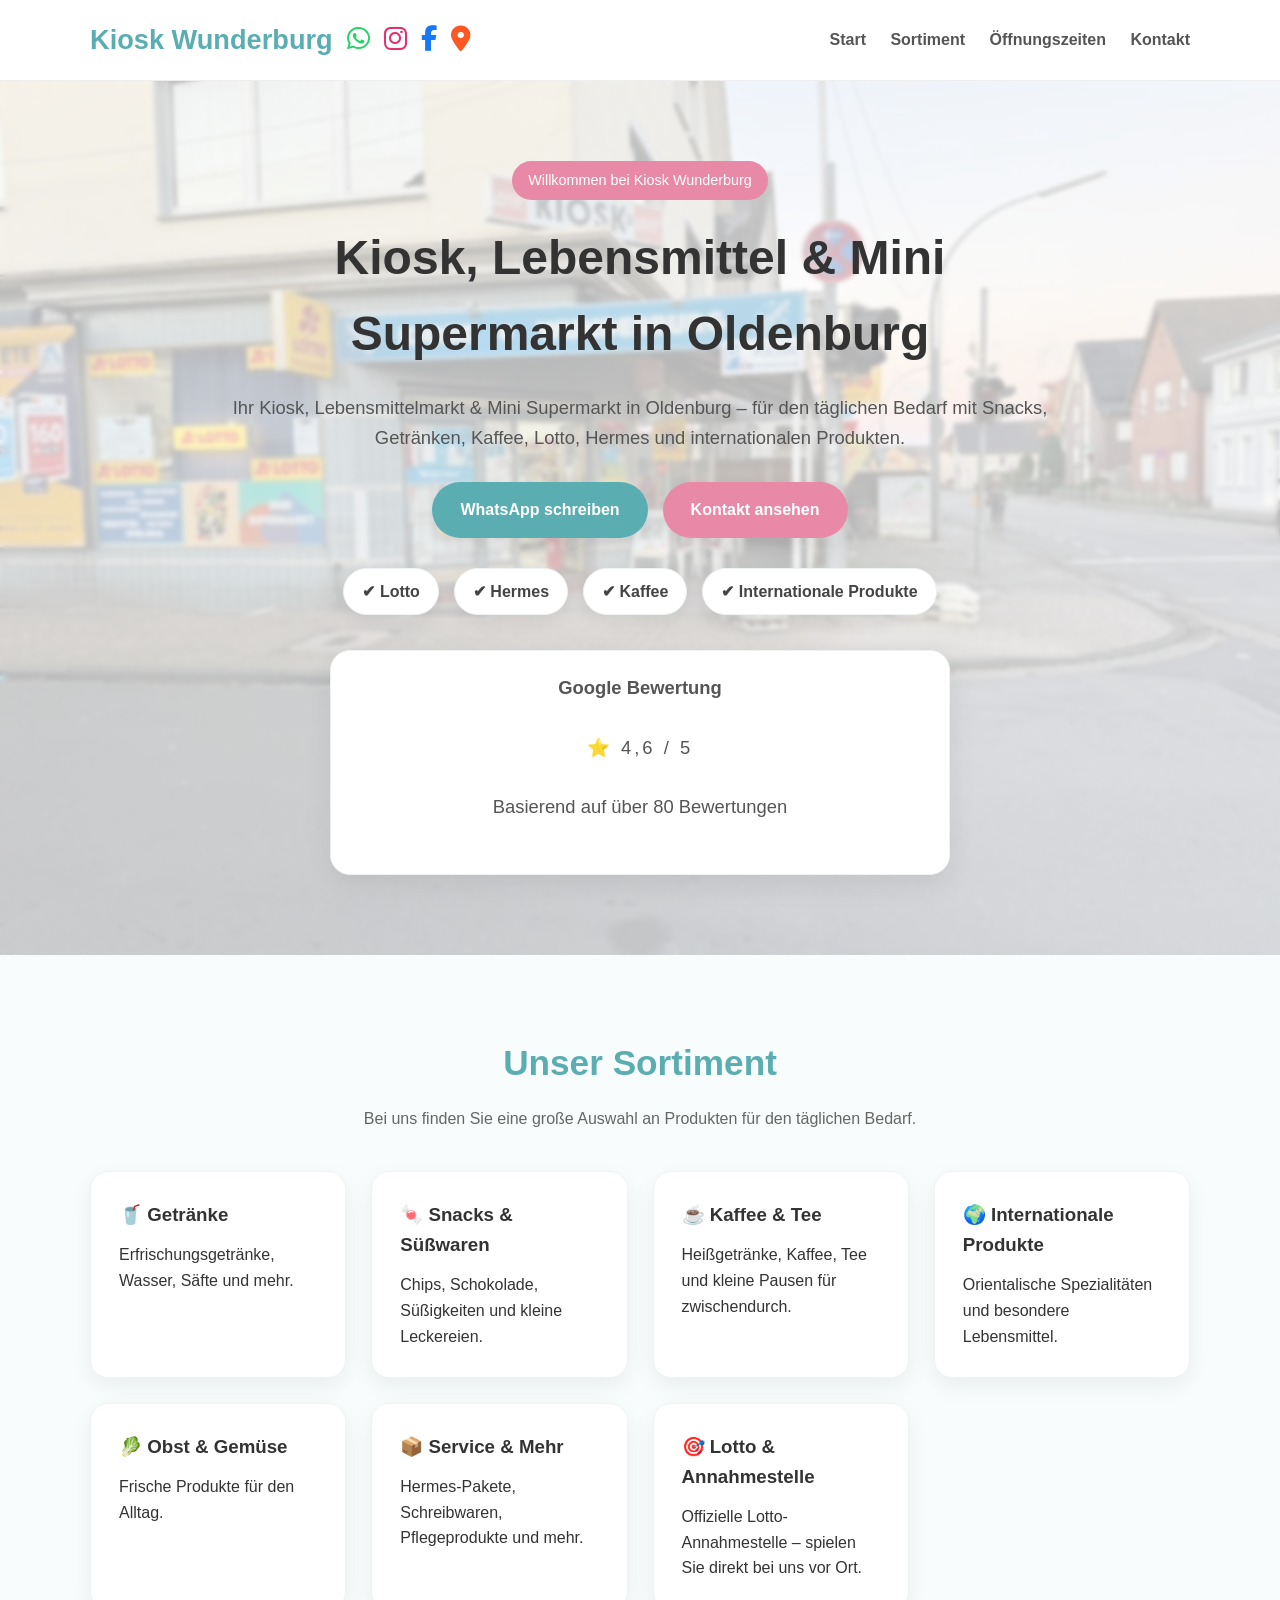
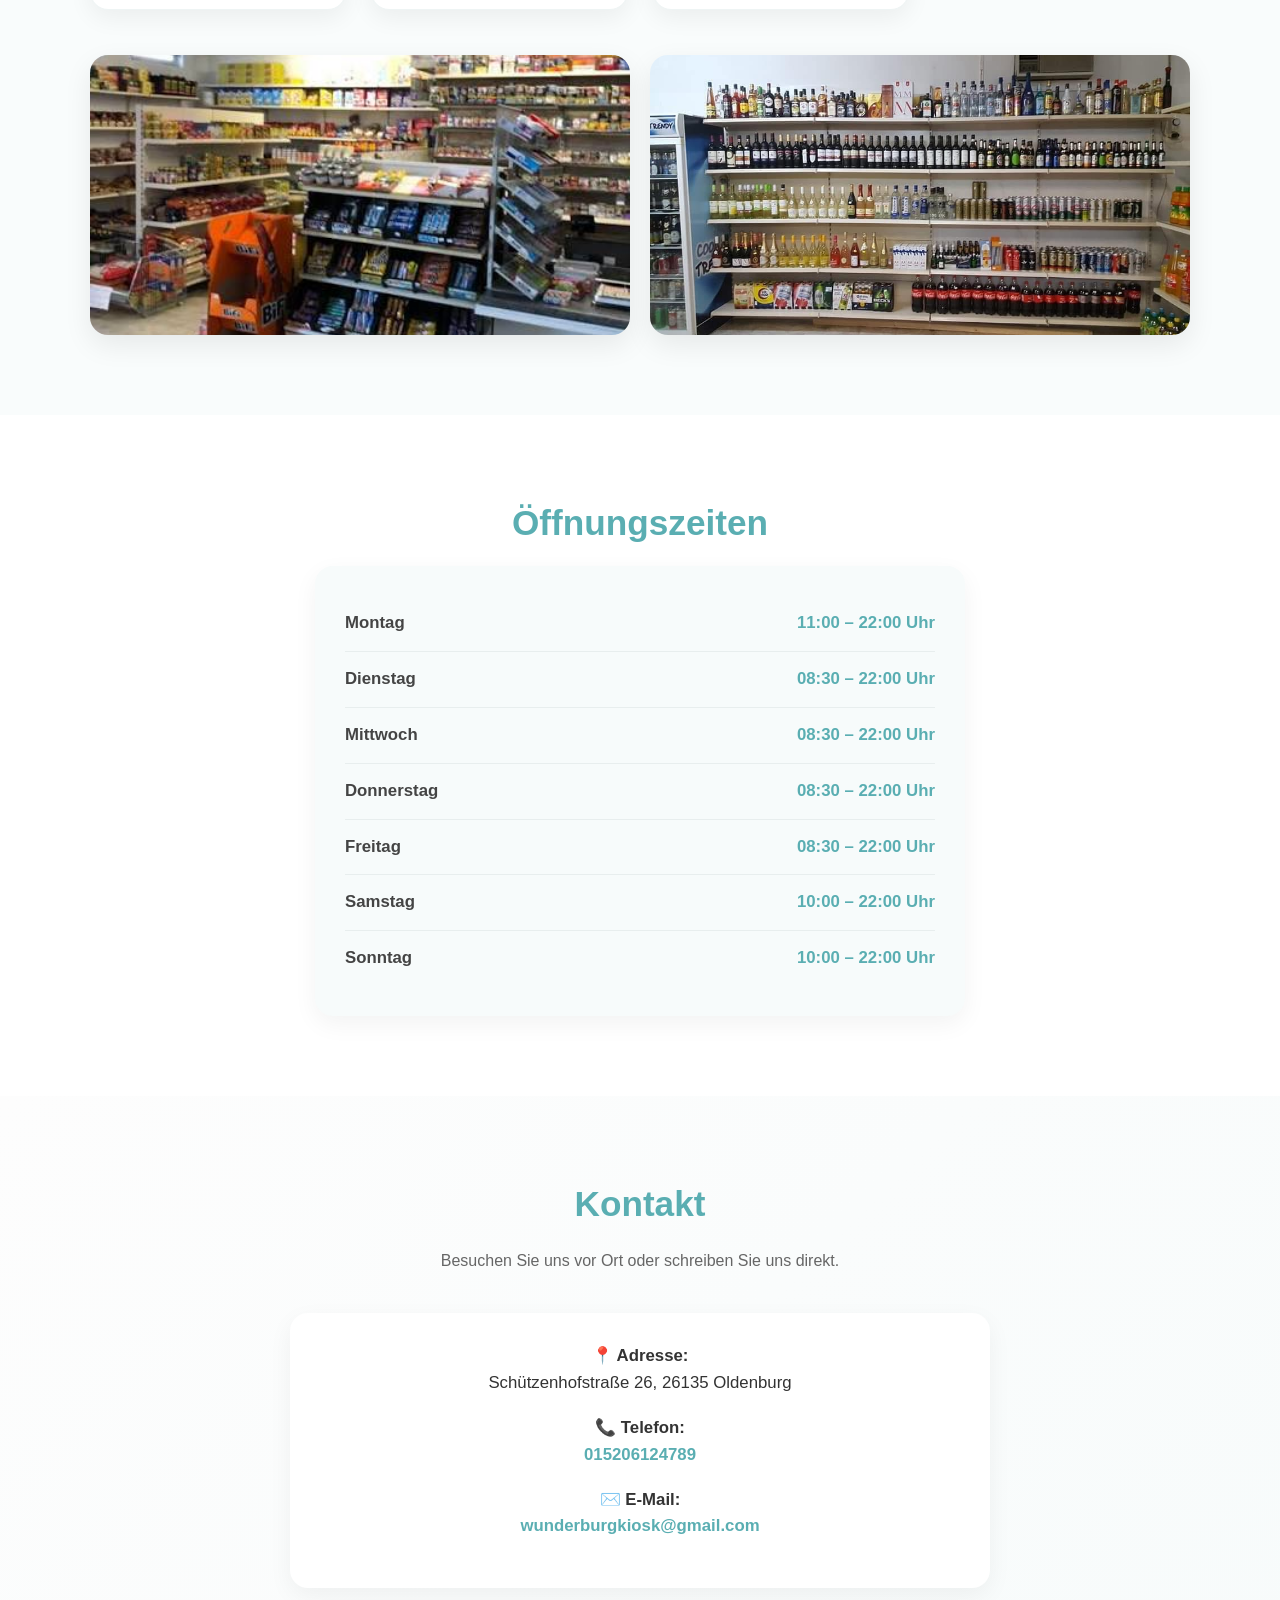
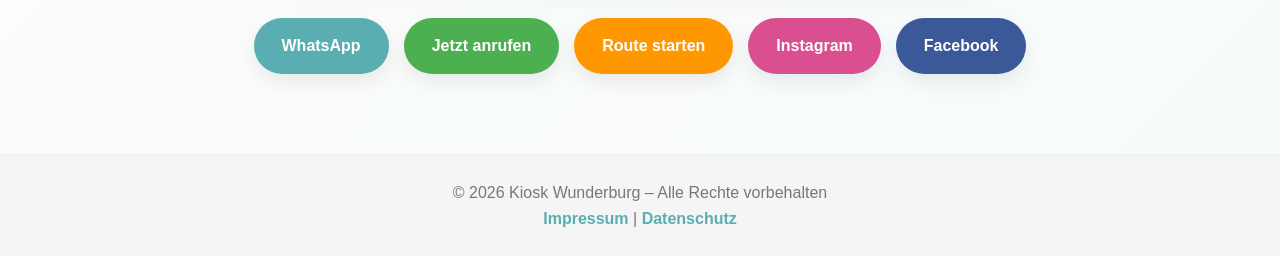
<file: index.html>
<!DOCTYPE html>
<html lang="de">

<head>
	<meta charset="UTF-8">
	<meta name="viewport" content="width=device-width, initial-scale=1.0">
	<title>Kiosk Wunderburg</title>
	<link rel="stylesheet" href="style.css">

	<!-- Font Awesome Icons -->
	<link rel="stylesheet" href="https://cdnjs.cloudflare.com/ajax/libs/font-awesome/6.5.0/css/all.min.css">
</head>

<body>

	<!-- HEADER -->
	<header>
		<div class="container nav">
			<div class="logo-area">
				<a href="index.html" class="logo-link">
					<h1 class="logo">Kiosk Wunderburg</h1>
				</a>

				<div class="social-icons">
					<a href="https://wa.me/4915206124789" target="_blank" rel="noopener noreferrer">
						<i class="fa-brands fa-whatsapp"></i>
					</a>
					<a href="https://www.instagram.com/kiosk__wunderburg?igsh=bHVicHo4ZW9xdzd5" target="_blank" rel="noopener noreferrer">
						<i class="fa-brands fa-instagram"></i>
					</a>
					<a href="https://www.facebook.com/share/18Z7f9Ffoq/?mibextid=wwXIfr" target="_blank" rel="noopener noreferrer">
						<i class="fa-brands fa-facebook-f"></i>
					</a>
					<a href="https://www.google.com/maps/search/?api=1&query=Schützenhofstraße+26,+26135+Oldenburg" target="_blank" rel="noopener noreferrer">
						<i class="fa-solid fa-location-dot"></i>
					</a>
				</div>
			</div>

			<nav>
				<a href="#home">Start</a>
				<a href="#sortiment">Sortiment</a>
				<a href="#zeiten">Öffnungszeiten</a>
				<a href="#contact">Kontakt</a>
			</nav>
		</div>
	</header>

	<!-- HERO -->
	<section class="hero" id="home">
		<div class="hero-overlay"></div>

		<div class="container hero-content">
			<span class="badge">Willkommen bei Kiosk Wunderburg</span>

			<a href="index.html" class="hero-title-link">
				<h2>Kiosk, Lebensmittel & Mini Supermarkt in Oldenburg</h2>
			</a>

			<p>
				Ihr Kiosk, Lebensmittelmarkt & Mini Supermarkt in Oldenburg –
				für den täglichen Bedarf mit Snacks, Getränken, Kaffee, Lotto, Hermes und internationalen Produkten.
			</p>

			<div class="hero-buttons">
				<a href="https://wa.me/4915206124789" target="_blank" rel="noopener noreferrer" class="btn">WhatsApp schreiben</a>
				<a href="#contact" class="btn secondary">Kontakt ansehen</a>
			</div>

			<div class="hero-highlights">
				<span>✔ Lotto</span>
				<span>✔ Hermes</span>
				<span>✔ Kaffee</span>
				<span>✔ Internationale Produkte</span>
			</div>

			<div class="review-box">
				<p class="review-title">Google Bewertung</p>
				<p class="review-stars">⭐ 4,6 / 5</p>
				<p class="review-text">Basierend auf über 80 Bewertungen</p>
			</div>
		</div>
	</section>

	<!-- SORTIMENT -->
	<section class="sortiment" id="sortiment">
		<div class="container">
			<h2>Unser Sortiment</h2>
			<p class="section-text">
				Bei uns finden Sie eine große Auswahl an Produkten für den täglichen Bedarf.
			</p>

			<div class="cards">
				<div class="card">
					<h3>🥤 Getränke</h3>
					<p>Erfrischungsgetränke, Wasser, Säfte und mehr.</p>
				</div>

				<div class="card">
					<h3>🍬 Snacks & Süßwaren</h3>
					<p>Chips, Schokolade, Süßigkeiten und kleine Leckereien.</p>
				</div>

				<div class="card">
					<h3>☕ Kaffee & Tee</h3>
					<p>Heißgetränke, Kaffee, Tee und kleine Pausen für zwischendurch.</p>
				</div>

				<div class="card">
					<h3>🌍 Internationale Produkte</h3>
					<p>Orientalische Spezialitäten und besondere Lebensmittel.</p>
				</div>

				<div class="card">
					<h3>🥬 Obst & Gemüse</h3>
					<p>Frische Produkte für den Alltag.</p>
				</div>

				<div class="card">
					<h3>📦 Service & Mehr</h3>
					<p>Hermes-Pakete, Schreibwaren, Pflegeprodukte und mehr.</p>
				</div>

				<div class="card">
					<h3>🎯 Lotto & Annahmestelle</h3>
					<p>Offizielle Lotto-Annahmestelle – spielen Sie direkt bei uns vor Ort.</p>
				</div>
			</div>

			<div class="image-gallery">
				<img src="sortiment.jpg" alt="Sortiment im Kiosk Wunderburg">
				<img src="kaffee.jpg" alt="Getränke und Sortiment im Kiosk Wunderburg">
			</div>
		</div>
	</section>

	<!-- ÖFFNUNGSZEITEN -->
	<section class="zeiten-section" id="zeiten">
		<div class="container">
			<h2>Öffnungszeiten</h2>
			<div class="zeiten-box">
				<p><span>Montag</span><strong>11:00 – 22:00 Uhr</strong></p>
				<p><span>Dienstag</span><strong>08:30 – 22:00 Uhr</strong></p>
				<p><span>Mittwoch</span><strong>08:30 – 22:00 Uhr</strong></p>
				<p><span>Donnerstag</span><strong>08:30 – 22:00 Uhr</strong></p>
				<p><span>Freitag</span><strong>08:30 – 22:00 Uhr</strong></p>
				<p><span>Samstag</span><strong>10:00 – 22:00 Uhr</strong></p>
				<p><span>Sonntag</span><strong>10:00 – 22:00 Uhr</strong></p>
			</div>
		</div>
	</section>

	<!-- KONTAKT -->
	<section class="contact" id="contact">
		<div class="container">
			<h2>Kontakt</h2>
			<p class="section-text">
				Besuchen Sie uns vor Ort oder schreiben Sie uns direkt.
			</p>

			<div class="contact-box">
				<p><strong>📍 Adresse:</strong><br>Schützenhofstraße 26, 26135 Oldenburg</p>
				<p><strong>📞 Telefon:</strong><br><a href="tel:015206124789">015206124789</a></p>
				<p><strong>✉️ E-Mail:</strong><br><a href="mailto:wunderburgkiosk@gmail.com">wunderburgkiosk@gmail.com</a></p>
			</div>

			<div class="social-buttons">
				<a href="https://wa.me/4915206124789" target="_blank" rel="noopener noreferrer" class="btn">WhatsApp</a>
				<a href="tel:015206124789" class="btn call">Jetzt anrufen</a>
				<a href="https://www.google.com/maps/search/?api=1&query=Schützenhofstraße+26,+26135+Oldenburg" target="_blank" rel="noopener noreferrer" class="btn maps">Route starten</a>
				<a href="https://www.instagram.com/kiosk__wunderburg?igsh=bHVicHo4ZW9xdzd5" target="_blank" rel="noopener noreferrer" class="btn instagram">Instagram</a>
				<a href="https://www.facebook.com/share/18Z7f9Ffoq/?mibextid=wwXIfr" target="_blank" rel="noopener noreferrer" class="btn facebook">Facebook</a>
			</div>
		</div>
	</section>

	<!-- FOOTER -->
	<footer>
		<div class="container">
			<p>© 2026 Kiosk Wunderburg – Alle Rechte vorbehalten</p>
			<p>
				<a href="impressum.html">Impressum</a> |
				<a href="datenschutz.html">Datenschutz</a>
			</p>
		</div>
	</footer>

</body>

</html>
</file>
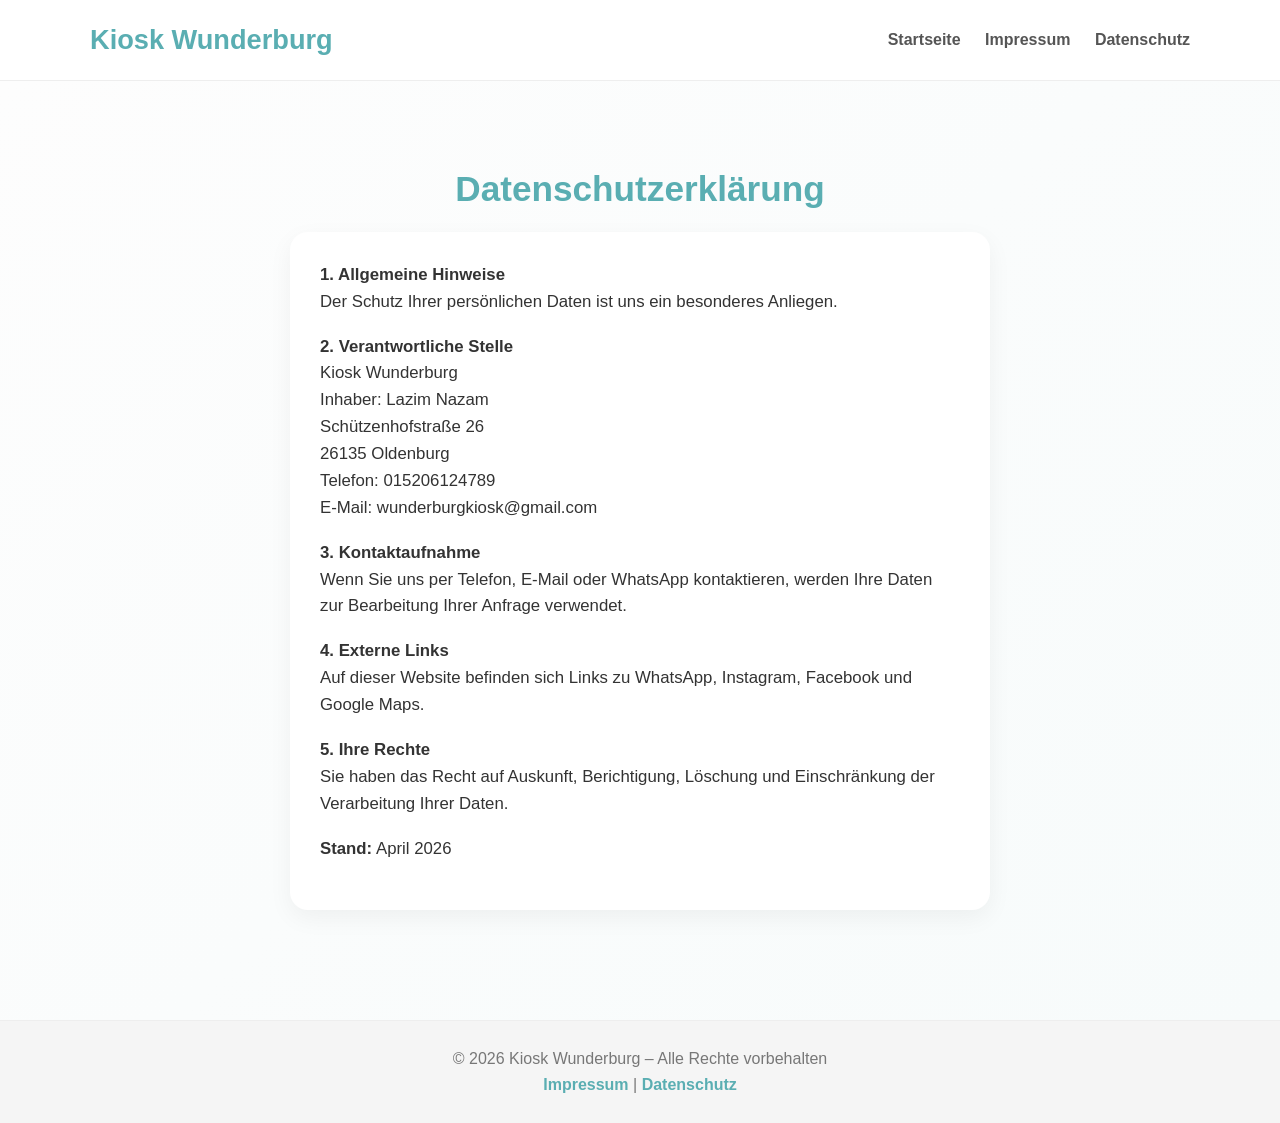
<file: datenschutz.html>
<!DOCTYPE html>
<html lang="de">

<head>
	<meta charset="UTF-8">
	<meta name="viewport" content="width=device-width, initial-scale=1.0">
	<title>Datenschutzerklärung | Kiosk Wunderburg</title>
	<link rel="stylesheet" href="style.css">
</head>

<body>

	<header>
		<div class="container nav">
			<a href="index.html" class="logo-link">
				<h1 class="logo">Kiosk Wunderburg</h1>
			</a>
			<nav>
				<a href="index.html">Startseite</a>
				<a href="impressum.html">Impressum</a>
				<a href="datenschutz.html">Datenschutz</a>
			</nav>
		</div>
	</header>

	<section class="contact" style="min-height: 80vh;">
		<div class="container">
			<h2>Datenschutzerklärung</h2>

			<div class="contact-box" style="text-align: left;">
				<p><strong>1. Allgemeine Hinweise</strong><br>
					Der Schutz Ihrer persönlichen Daten ist uns ein besonderes Anliegen.</p>

				<p><strong>2. Verantwortliche Stelle</strong><br>
					Kiosk Wunderburg<br>
					Inhaber: Lazim Nazam<br>
					Schützenhofstraße 26<br>
					26135 Oldenburg<br>
					Telefon: 015206124789<br>
					E-Mail: wunderburgkiosk@gmail.com</p>

				<p><strong>3. Kontaktaufnahme</strong><br>
					Wenn Sie uns per Telefon, E-Mail oder WhatsApp kontaktieren, werden Ihre Daten zur Bearbeitung Ihrer Anfrage verwendet.</p>

				<p><strong>4. Externe Links</strong><br>
					Auf dieser Website befinden sich Links zu WhatsApp, Instagram, Facebook und Google Maps.</p>

				<p><strong>5. Ihre Rechte</strong><br>
					Sie haben das Recht auf Auskunft, Berichtigung, Löschung und Einschränkung der Verarbeitung Ihrer Daten.</p>

				<p><strong>Stand:</strong> April 2026</p>
			</div>
		</div>
	</section>

	<footer>
		<div class="container">
			<p>© 2026 Kiosk Wunderburg – Alle Rechte vorbehalten</p>
			<p>
				<a href="impressum.html">Impressum</a> |
				<a href="datenschutz.html">Datenschutz</a>
			</p>
		</div>
	</footer>

</body>

</html>
</file>
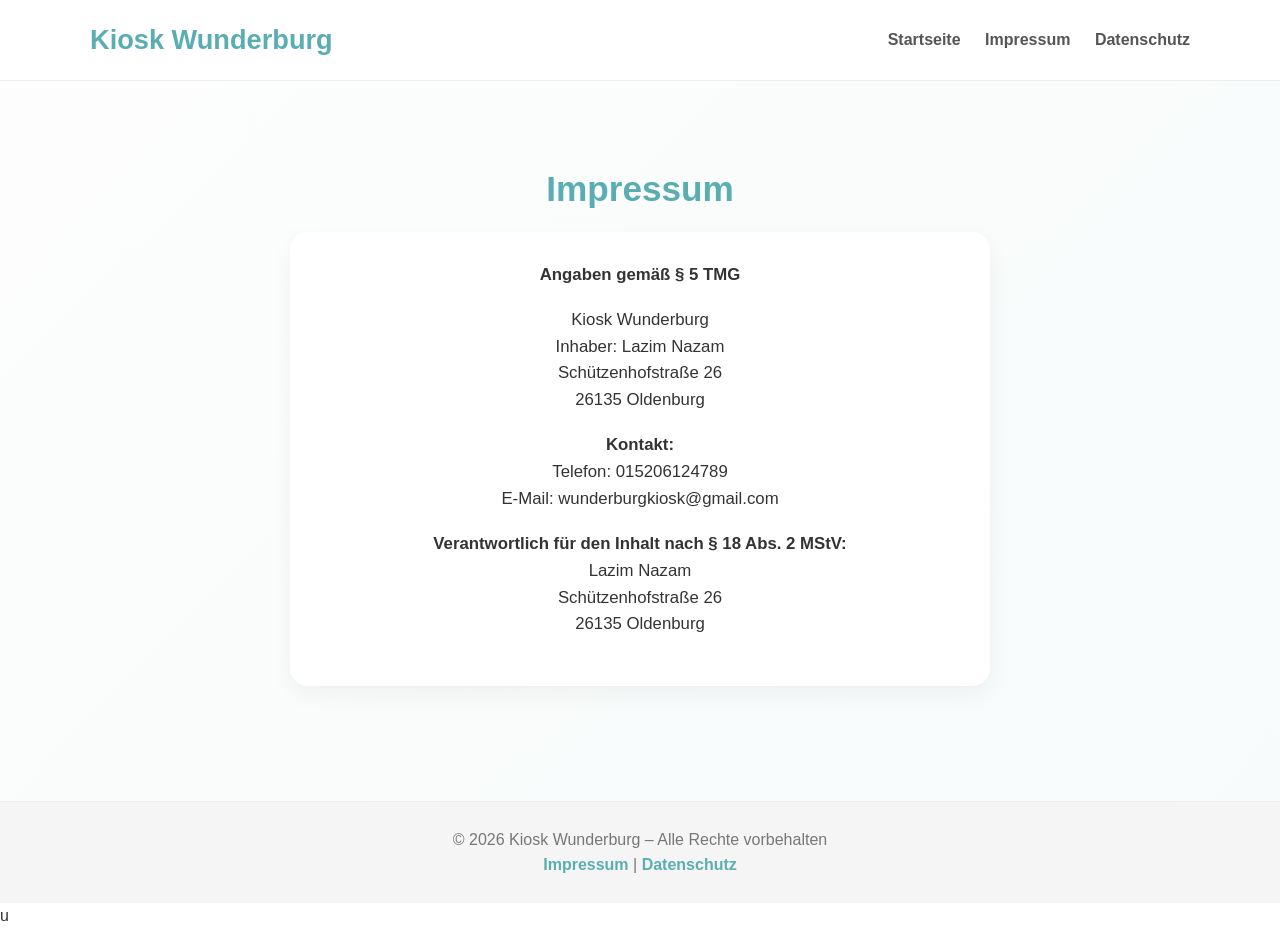
<file: impressum.html>
<!DOCTYPE html>
<html lang="de">

<head>
	<meta charset="UTF-8">
	<meta name="viewport" content="width=device-width, initial-scale=1.0">
	<title>Impressum | Kiosk Wunderburg</title>
	<link rel="stylesheet" href="style.css">
</head>

<body>

	<header>
		<div class="container nav">
			<a href="index.html" class="logo-link">
				<h1 class="logo">Kiosk Wunderburg</h1>
			</a>
			<nav>
				<a href="index.html">Startseite</a>
				<a href="impressum.html">Impressum</a>
				<a href="datenschutz.html">Datenschutz</a>
			</nav>
		</div>
	</header>

	<section class="contact" style="min-height: 80vh;">
		<div class="container">
			<h2>Impressum</h2>

			<div class="contact-box">
				<p><strong>Angaben gemäß § 5 TMG</strong></p>

				<p>
					Kiosk Wunderburg<br>
					Inhaber: Lazim Nazam<br>
					Schützenhofstraße 26<br>
					26135 Oldenburg
				</p>

				<p>
					<strong>Kontakt:</strong><br>
					Telefon: 015206124789<br>
					E-Mail: wunderburgkiosk@gmail.com
				</p>

				<p>
					<strong>Verantwortlich für den Inhalt nach § 18 Abs. 2 MStV:</strong><br>
					Lazim Nazam<br>
					Schützenhofstraße 26<br>
					26135 Oldenburg
				</p>
			</div>
		</div>
	</section>

	<footer>
		<div class="container">
			<p>© 2026 Kiosk Wunderburg – Alle Rechte vorbehalten</p>
			<p>
				<a href="impressum.html">Impressum</a> |
				<a href="datenschutz.html">Datenschutz</a>
			</p>
		</div>
	</footer>

</body>

</html>u
</file>
<file: style.css>
* {
	margin: 0;
	padding: 0;
	box-sizing: border-box;
}

html {
	scroll-behavior: smooth;
}

body {
	font-family: Arial, sans-serif;
	background: #ffffff;
	color: #333;
	line-height: 1.6;
}

.container {
	width: 90%;
	max-width: 1100px;
	margin: auto;
}

/* HEADER */
header {
	background: #fff;
	border-bottom: 1px solid #eee;
	position: sticky;
	top: 0;
	z-index: 1000;
}

.nav {
	display: flex;
	justify-content: space-between;
	align-items: center;
	padding: 18px 0;
}

.logo-link {
	text-decoration: none;
}

.logo {
	font-size: 1.7rem;
	color: #5aaeb2;
	font-weight: bold;
}

nav a {
	text-decoration: none;
	color: #555;
	margin-left: 20px;
	font-weight: 600;
	transition: 0.3s;
}

nav a:hover {
	color: #e88aa7;
}

/* LOGO + ICONS */
.logo-area {
	display: flex;
	align-items: center;
	gap: 14px;
}

.social-icons {
	display: flex;
	align-items: center;
	gap: 14px;
}

.social-icons a {
	font-size: 26px;
	transition: 0.3s;
}

.social-icons a:hover {
	transform: scale(1.18);
}

/* Originalfarben */
.social-icons a:nth-child(1) {
	color: #25D366;
}

.social-icons a:nth-child(2) {
	color: #E1306C;
}

.social-icons a:nth-child(3) {
	color: #1877F2;
}

.social-icons a:nth-child(4) {
	color: #ff5722;
}

/* HERO */
.hero {
	position: relative;
	background: url("aussen.jpg") center/cover no-repeat;
	min-height: 90vh;
	display: flex;
	align-items: center;
	text-align: center;
	padding: 80px 0;
	overflow: hidden;
}

.hero-overlay {
	position: absolute;
	inset: 0;
	background: rgba(255, 255, 255, 0.72);
	backdrop-filter: blur(2px);
}

.hero-content {
	position: relative;
	z-index: 2;
	max-width: 850px;
	margin: auto;
}

.badge {
	display: inline-block;
	background: #e88aa7;
	color: white;
	padding: 8px 16px;
	border-radius: 30px;
	font-size: 0.9rem;
	margin-bottom: 20px;
}

.hero-title-link {
	text-decoration: none;
	color: inherit;
	display: inline-block;
	transition: 0.3s ease;
}

.hero-title-link:hover h2 {
	color: #e88aa7;
	transform: scale(1.02);
}

.hero-title-link h2 {
	transition: 0.3s ease;
}

.hero h2 {
	font-size: 3rem;
	margin-bottom: 20px;
	color: #333;
}

.hero p {
	font-size: 1.15rem;
	color: #555;
	margin-bottom: 30px;
}

.hero-buttons {
	display: flex;
	justify-content: center;
	gap: 15px;
	flex-wrap: wrap;
}

.hero-highlights {
	margin-top: 30px;
	display: flex;
	justify-content: center;
	gap: 15px;
	flex-wrap: wrap;
}

.hero-highlights span {
	background: white;
	padding: 10px 18px;
	border-radius: 30px;
	font-weight: 600;
	color: #444;
	box-shadow: 0 6px 18px rgba(0, 0, 0, 0.06);
	border: 1px solid #eef2f2;
}

.review-box {
	margin-top: 35px;
	background: white;
	padding: 22px 28px;
	border-radius: 20px;
	max-width: 620px;
	margin-left: auto;
	margin-right: auto;
	box-shadow: 0 10px 28px rgba(0, 0, 0, 0.07);
	border: 1px solid #eef2f2;
}

.review-title {
	font-weight: bold;
	font-size: 1.05rem;
	color: #333;
	margin-bottom: 8px;
}

.review-stars {
	font-size: 1.8rem;
	color: #f4b400;
	letter-spacing: 3px;
	margin-bottom: 8px;
}

.review-text {
	color: #666;
	font-size: 1rem;
}

/* BUTTONS */
.btn {
	display: inline-block;
	background: #5aaeb2;
	color: white;
	padding: 15px 28px;
	border-radius: 50px;
	text-decoration: none;
	font-weight: bold;
	transition: all 0.3s ease;
	box-shadow: 0 8px 20px rgba(0, 0, 0, 0.08);
}

.btn:hover {
	transform: translateY(-4px) scale(1.02);
	opacity: 0.95;
	box-shadow: 0 12px 24px rgba(0, 0, 0, 0.12);
}

.secondary {
	background: #e88aa7;
}

.instagram {
	background: #d94f90;
}

.facebook {
	background: #3b5998;
}

.call {
	background: #4caf50;
}

.maps {
	background: #ff9800;
}

/* SECTION GENERAL */
section {
	padding: 80px 0;
}

h2 {
	text-align: center;
	font-size: 2.2rem;
	color: #5aaeb2;
	margin-bottom: 15px;
}

.section-text {
	text-align: center;
	max-width: 700px;
	margin: 0 auto 40px;
	color: #666;
}

/* SORTIMENT */
.sortiment {
	background: #f9fcfc;
}

.cards {
	display: grid;
	grid-template-columns: repeat(auto-fit, minmax(240px, 1fr));
	gap: 25px;
}

.card {
	background: white;
	padding: 28px;
	border-radius: 18px;
	box-shadow: 0 8px 25px rgba(0, 0, 0, 0.06);
	border: 1px solid #eef4f4;
	transition: 0.3s;
}

.card:hover {
	transform: translateY(-6px);
}

.card h3 {
	margin-bottom: 12px;
	color: #333;
}

.image-gallery {
	display: grid;
	grid-template-columns: repeat(auto-fit, minmax(280px, 1fr));
	gap: 20px;
	margin-top: 45px;
}

.image-gallery img {
	width: 100%;
	border-radius: 18px;
	object-fit: cover;
	height: 280px;
	box-shadow: 0 10px 28px rgba(0, 0, 0, 0.08);
	transition: 0.3s;
}

.image-gallery img:hover {
	transform: scale(1.02);
}

/* ZEITEN */
.zeiten-section {
	background: #fff;
}

.zeiten-box {
	max-width: 650px;
	margin: auto;
	background: #f7fbfb;
	padding: 30px;
	border-radius: 18px;
	box-shadow: 0 8px 25px rgba(0, 0, 0, 0.05);
}

.zeiten-box p {
	display: flex;
	justify-content: space-between;
	padding: 14px 0;
	border-bottom: 1px solid #e8eeee;
	font-size: 1.05rem;
}

.zeiten-box p:last-child {
	border-bottom: none;
}

.zeiten-box span {
	font-weight: 600;
	color: #444;
}

.zeiten-box strong {
	color: #5aaeb2;
}

/* CONTACT */
.contact {
	background: linear-gradient(135deg, #fdfdfd 0%, #f7fbfb 100%);
	text-align: center;
}

.contact-box {
	max-width: 700px;
	margin: auto;
	background: white;
	padding: 30px;
	border-radius: 18px;
	box-shadow: 0 8px 25px rgba(0, 0, 0, 0.05);
	margin-bottom: 30px;
}

.contact-box p {
	margin-bottom: 18px;
	font-size: 1.05rem;
}

.contact-box a {
	color: #5aaeb2;
	text-decoration: none;
	font-weight: bold;
}

.contact-box a:hover {
	color: #e88aa7;
}

.social-buttons {
	display: flex;
	justify-content: center;
	gap: 15px;
	flex-wrap: wrap;
}

/* FOOTER */
footer {
	background: #f5f5f5;
	text-align: center;
	padding: 25px 0;
	color: #777;
	border-top: 1px solid #eee;
}

footer a {
	color: #5aaeb2;
	text-decoration: none;
	font-weight: bold;
}

footer a:hover {
	color: #e88aa7;
}

/* MOBILE */
@media (max-width: 768px) {
	.nav {
		flex-direction: column;
		gap: 12px;
	}

	nav a {
		margin: 0 10px;
	}

	.hero h2 {
		font-size: 2.1rem;
	}

	.zeiten-box p {
		flex-direction: column;
		gap: 6px;
		text-align: left;
	}

	.logo-area {
		flex-direction: column;
		gap: 8px;
	}
}
</file>
